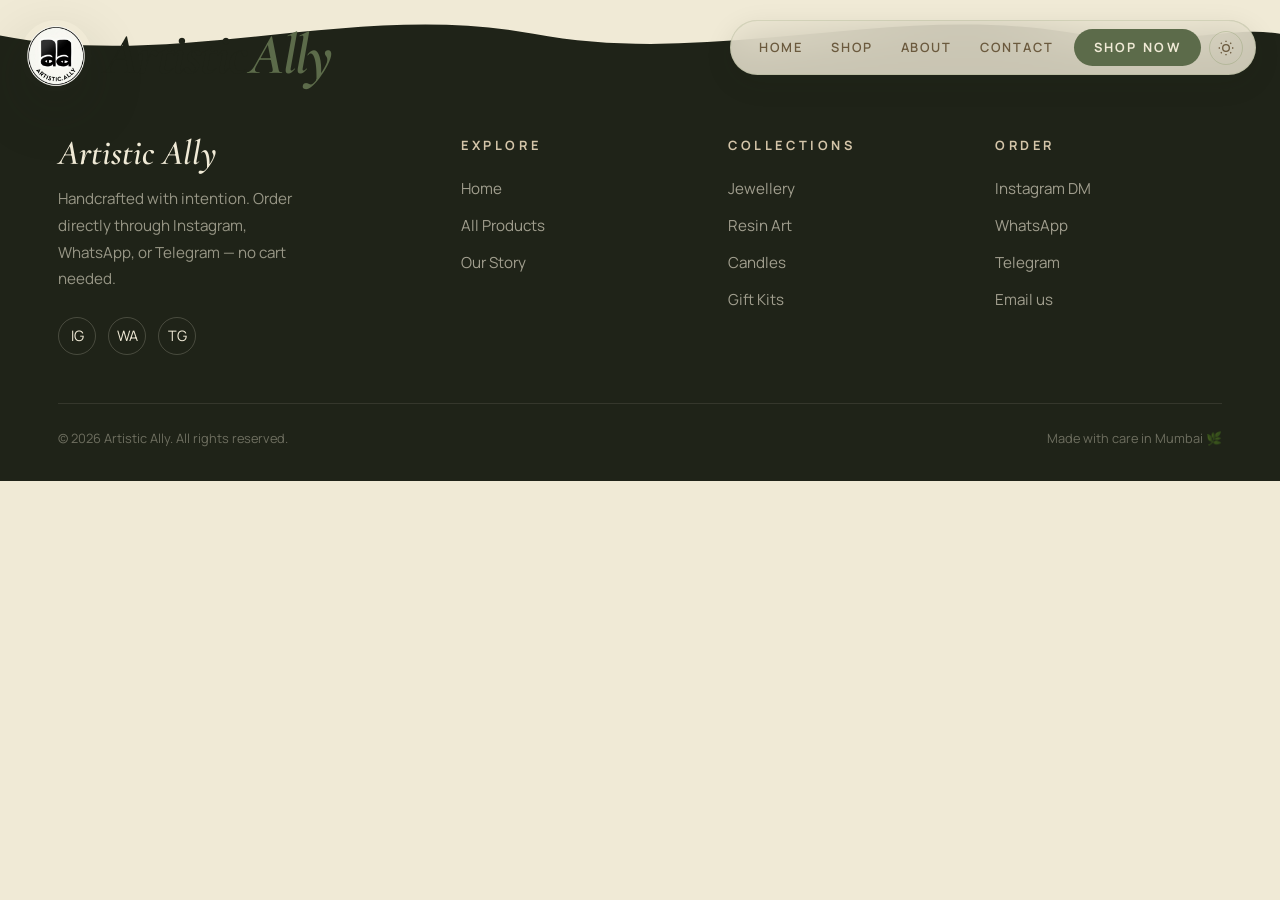
<file: base.html>
<!DOCTYPE html>
<html lang="en">
<head>
  <meta charset="UTF-8"/>
  <meta name="viewport" content="width=device-width, initial-scale=1.0"/>
  <title>Artistic Ally — Handcrafted with Intention</title>
  <meta name="description" content="Artistic Ally — premium handmade DIY kits, jewellery, resin art and candles. Order directly via socials."/>
  <meta name="theme-color" content="#f0ead6"/>
  <link rel="stylesheet" href="style.css"/>
  <!-- FIX #1 — Google Fonts (was missing entirely) -->
  <link rel="preconnect" href="https://fonts.googleapis.com"/>
  <link rel="preconnect" href="https://fonts.gstatic.com" crossorigin/>
  <link href="https://fonts.googleapis.com/css2?family=Cormorant+Garamond:ital,wght@0,300;0,400;0,600;1,300;1,400;1,600&family=Manrope:wght@300;400;500;600;700;800&display=swap" rel="stylesheet"/>
</head>
<body>

  <!-- FIX #5 — Skip link was missing -->
  <a href="#main" class="sr-only">Skip to content</a>

  <!-- LOGO -->
  <a href="index.html" id="brand-logo" class="brand-logo" aria-label="Artistic Ally — Home">
    <!-- FIX #7 — was width="52" height="52", CSS uses 72px -->
    <img src="assets/logo.png" alt="Artistic Ally logo"
         width="72" height="72" loading="eager" decoding="async"/>
  </a>

  <!-- FIX #9 — Brand title was missing entirely -->
  <div class="brand-title-fixed" aria-hidden="true">
    <span class="brand-title-line1">Artistic</span>
    <span class="brand-title-line2">Ally</span>
  </div>

  <!-- Paper plane container -->
  <div id="plane-container" aria-hidden="true"></div>

  <!-- Envelope overlay -->
  <div id="envelope-overlay" class="envelope-overlay"
       aria-hidden="true" role="dialog" aria-label="A message for you">
    <div class="envelope-wrap">
      <div class="envelope" id="envelope">
        <div class="envelope-flap" id="envelope-flap"></div>
        <div class="envelope-body">
          <div class="envelope-letter" id="envelope-letter">
            <p class="fortune-eyebrow">✦ A little note for you ✦</p>
            <p class="fortune-text" id="fortune-text"></p>
            <p class="fortune-sign">— Artistic Ally</p>
          </div>
        </div>
      </div>
      <button class="envelope-close" id="envelope-close" aria-label="Close">✕</button>
    </div>
  </div>

  <!-- NAV — FIX #3: added theme-toggle + hamburger -->
  <nav class="nav-outer" aria-label="Main navigation">
    <div class="nav-pill">
      <div class="nav-links">
        <!-- FIX #8: set active on whichever page this is -->
        <a href="index.html">Home</a>
        <a href="products.html">Shop</a>
        <a href="index.html#about">About</a>
        <a href="index.html#contact">Contact</a>
      </div>
      <a href="products.html" class="nav-cta">Shop Now</a>
      <button id="theme-toggle" aria-label="Switch to dark mode" class="theme-toggle-btn">
        <svg id="icon-sun" width="16" height="16" viewBox="0 0 24 24"
             fill="none" stroke="currentColor" stroke-width="2">
          <circle cx="12" cy="12" r="5"/>
          <path d="M12 1v2M12 21v2M4.22 4.22l1.42 1.42M18.36 18.36l1.42 1.42M1 12h2M21 12h2M4.22 19.78l1.42-1.42M18.36 5.64l1.42-1.42"/>
        </svg>
        <svg id="icon-moon" width="16" height="16" viewBox="0 0 24 24"
             fill="none" stroke="currentColor" stroke-width="2" style="display:none">
          <path d="M21 12.79A9 9 0 1 1 11.21 3 7 7 0 0 0 21 12.79z"/>
        </svg>
      </button>
      <button class="hamburger" id="hamburger"
              aria-label="Open menu" aria-expanded="false">
        <span></span><span></span><span></span>
      </button>
    </div>
  </nav>

  <!-- FIX #4 — Mobile menu was missing entirely -->
  <div class="mobile-menu" id="mobile-menu" aria-hidden="true">
    <a href="index.html">Home</a>
    <a href="products.html">Shop</a>
    <a href="index.html#about">About</a>
    <a href="index.html#contact">Contact</a>
    <a href="products.html" class="mobile-menu-cta">Shop Now</a>
  </div>

  <!-- FIX #6 — main wrapper was missing -->
  <main id="main">
    <!-- Page-specific content goes here -->
  </main>

  <!-- Footer wave -->
  <div class="footer-wave-wrap" aria-hidden="true">
    <svg viewBox="0 0 1440 80" xmlns="http://www.w3.org/2000/svg" preserveAspectRatio="none">
      <path d="M0,40 C200,80 400,0 600,38 C800,76 1000,4 1200,36 C1320,56 1380,28 1440,38 L1440,80 L0,80 Z"
            fill="#1f2318"/>
    </svg>
  </div>

  <footer class="footer" id="contact">
    <div class="container">
      <div class="footer-inner">
        <div>
          <div class="footer-brand-name">Artistic Ally</div>
          <p class="footer-brand-desc">Handcrafted with intention. Order directly through Instagram, WhatsApp, or Telegram — no cart needed.</p>
          <div class="footer-socials">
            <a href="#" class="footer-social-btn" aria-label="Instagram">IG</a>
            <a href="#" class="footer-social-btn" aria-label="WhatsApp">WA</a>
            <a href="#" class="footer-social-btn" aria-label="Telegram">TG</a>
          </div>
        </div>
        <div>
          <p class="footer-col-title">Explore</p>
          <div class="footer-links">
            <a href="index.html">Home</a>
            <a href="products.html">All Products</a>
            <a href="index.html#about">Our Story</a>
          </div>
        </div>
        <div>
          <p class="footer-col-title">Collections</p>
          <div class="footer-links">
            <a href="products.html">Jewellery</a>
            <a href="products.html">Resin Art</a>
            <a href="products.html">Candles</a>
            <a href="products.html">Gift Kits</a>
          </div>
        </div>
        <div>
          <p class="footer-col-title">Order</p>
          <div class="footer-links">
            <a href="#">Instagram DM</a>
            <a href="#">WhatsApp</a>
            <a href="#">Telegram</a>
            <a href="#">Email us</a>
          </div>
        </div>
      </div>
      <div class="footer-bottom">
        <span>© 2026 Artistic Ally. All rights reserved.</span>
        <span>Made with care in Mumbai 🌿</span>
      </div>
    </div>
  </footer>

  <script src="main.js"></script>
</body>
</html>
</file>
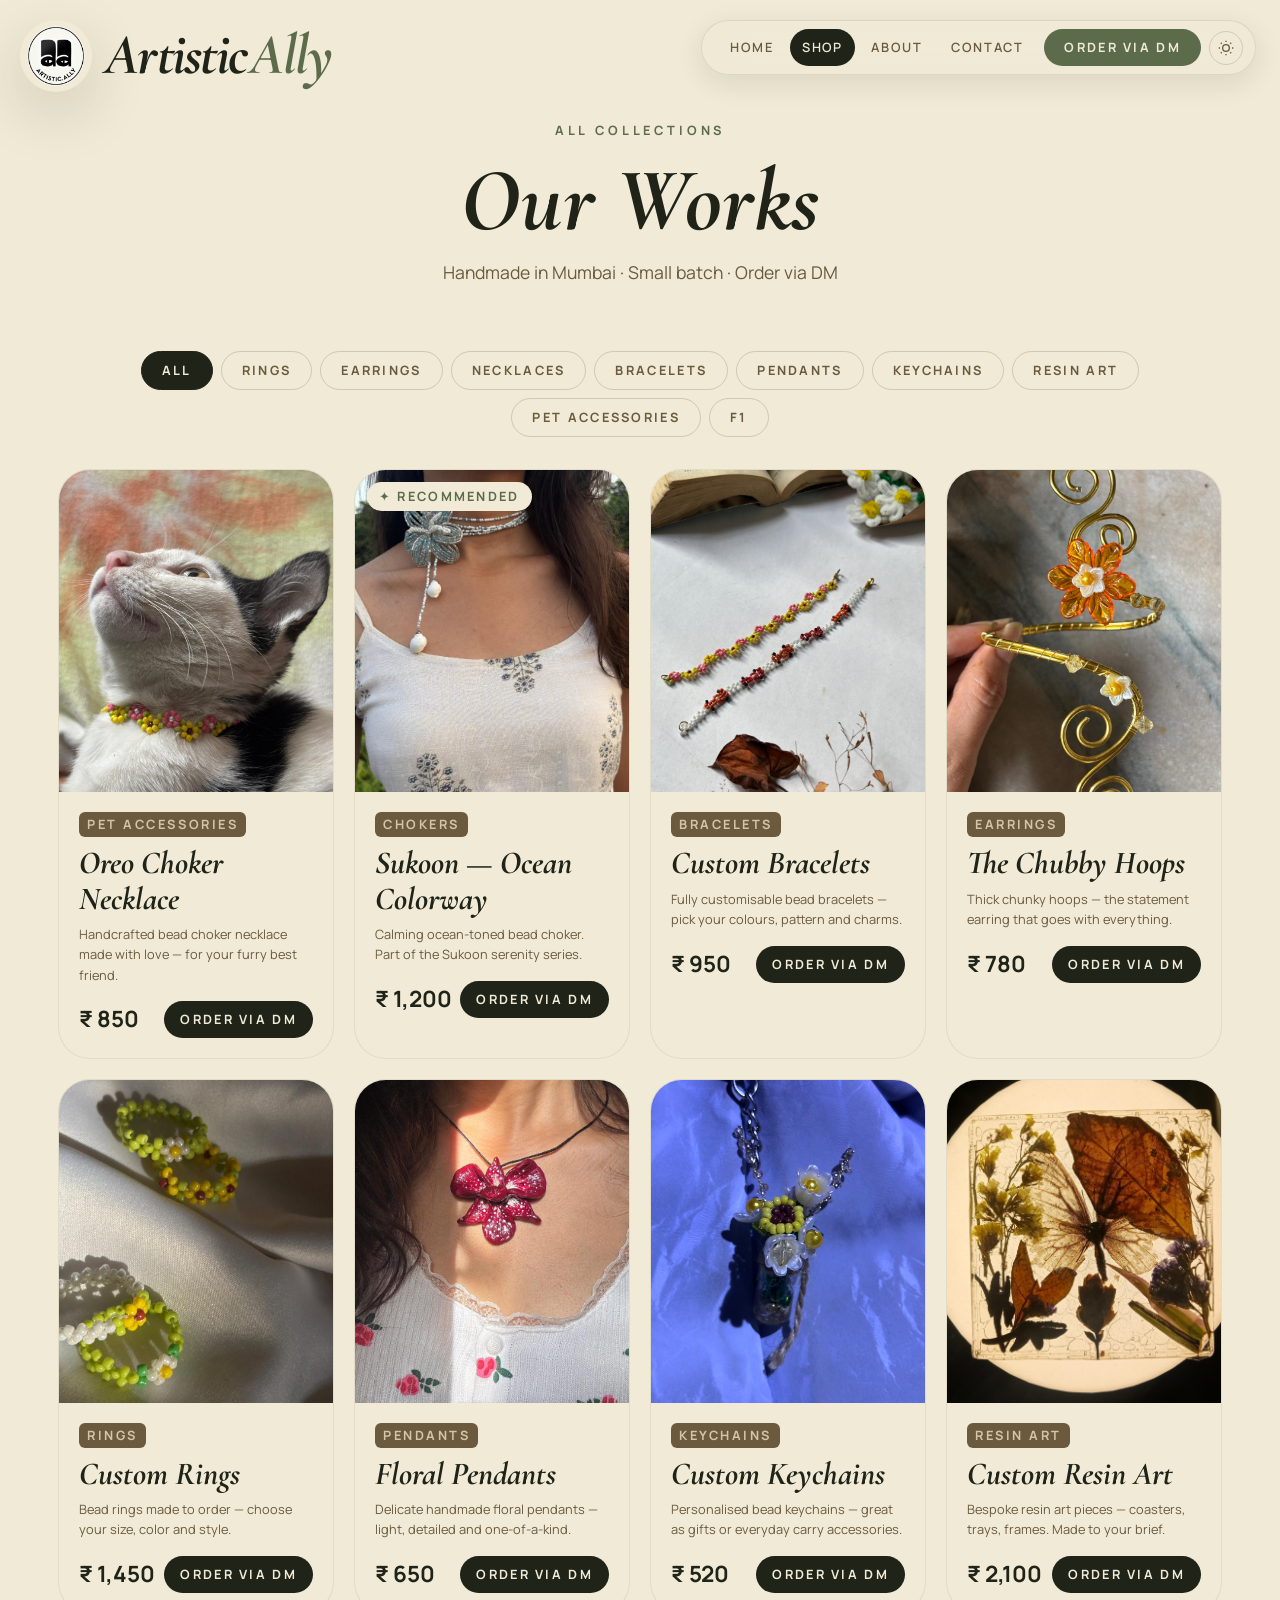
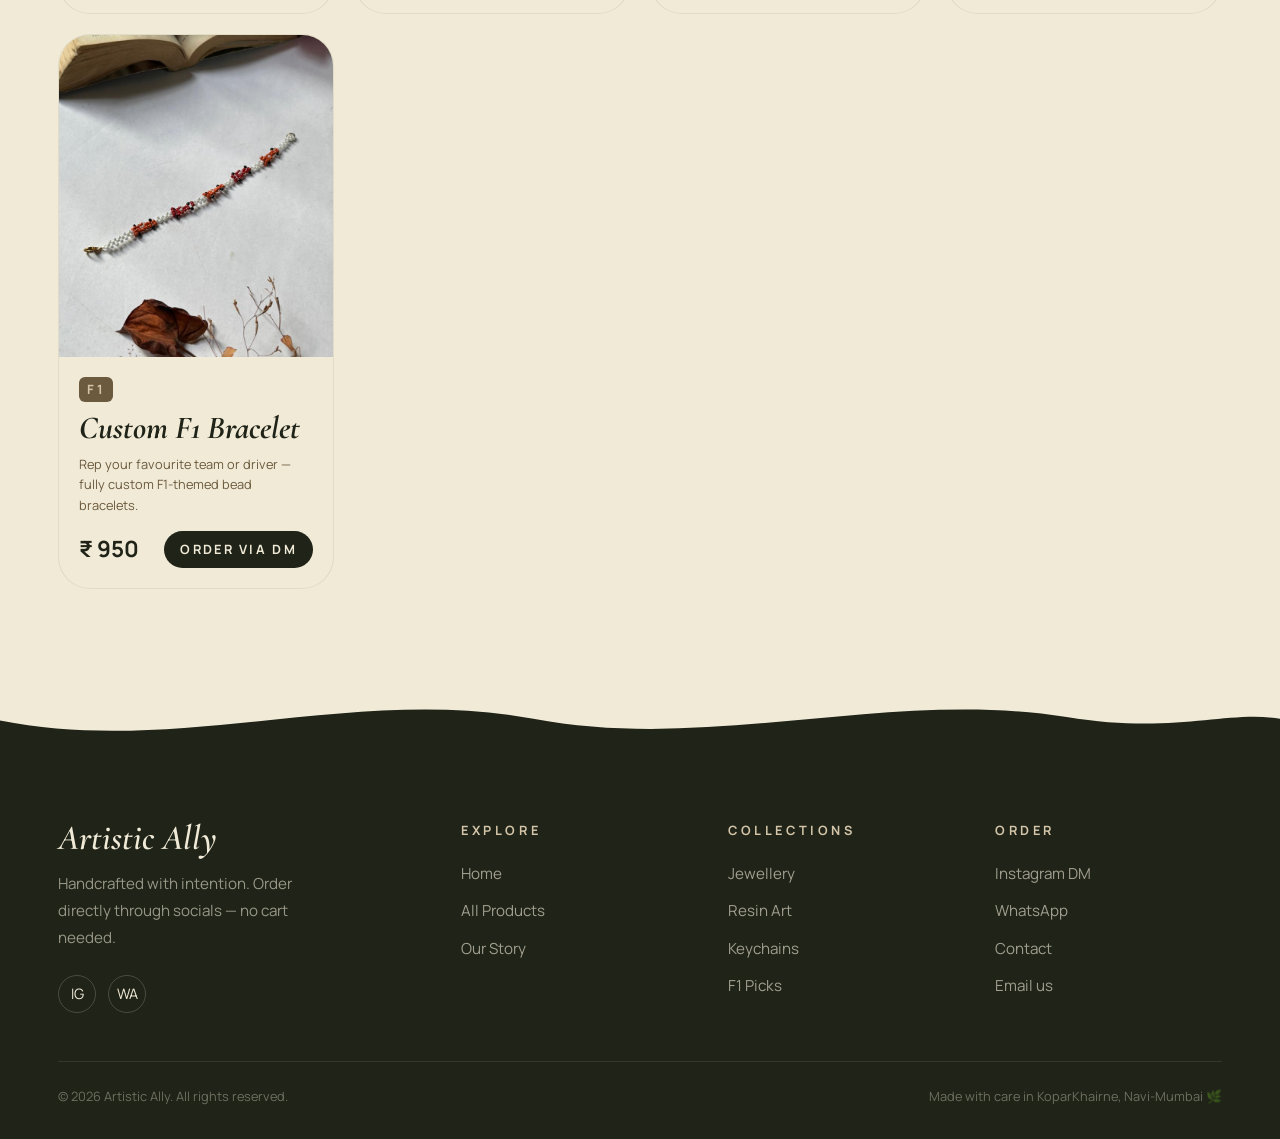
<file: products.html>
<!DOCTYPE html>
<html lang="en">
<head>
  <meta charset="UTF-8"/>
  <meta name="viewport" content="width=device-width, initial-scale=1.0"/>
  <title>Shop — Artistic Ally</title>
  <meta name="description" content="Browse all handmade collections — jewellery, resin art, candles and gift kits. Order via DM."/>
  <meta name="theme-color" content="#f0ead6"/>
  <link rel="stylesheet" href="style.css"/>
  <link rel="preconnect" href="https://fonts.googleapis.com"/>
  <link rel="preconnect" href="https://fonts.gstatic.com" crossorigin/>
  <link href="https://fonts.googleapis.com/css2?family=Cormorant+Garamond:ital,wght@0,300;0,400;0,600;1,300;1,400;1,600&family=Manrope:wght@300;400;500;600;700;800&display=swap" rel="stylesheet"/>
</head>
<body>

  <a href="#main" class="sr-only">Skip to content</a>

  <!-- LOGO -->
  <a href="landing.html" id="brand-logo" class="brand-logo" aria-label="Artistic Ally — Home">
    <img src="assets/logo.png" alt="Artistic Ally logo" width="80" height="80" loading="eager" decoding="async"/>
  </a>

  <!-- BRAND TITLE -->
  <div class="brand-title-fixed" aria-hidden="true">
    <span class="brand-title-line1">Artistic</span>
    <span class="brand-title-line2">Ally</span>
  </div>

  <!-- ENVELOPE OVERLAY -->
  <div id="envelope-overlay" class="envelope-overlay" aria-hidden="true" role="dialog" aria-label="A message for you">
    <div class="envelope-wrap">
      <div class="envelope" id="envelope">
        <div class="envelope-flap" id="envelope-flap"></div>
        <div class="envelope-body">
          <div class="envelope-letter" id="envelope-letter">
            <p class="fortune-eyebrow">✦ A little note for you ✦</p>
            <p class="fortune-text" id="fortune-text"></p>
            <p class="fortune-sign">— Artistic Ally</p>
          </div>
        </div>
      </div>
      <button class="envelope-close" id="envelope-close" aria-label="Close">✕</button>
    </div>
  </div>

  <!-- NAV -->
  <nav class="nav-outer" aria-label="Main navigation">
    <div class="nav-pill">
      <div class="nav-links">
        <a href="landing.html">Home</a>
        <a href="products.html" class="active">Shop</a>
        <a href="landing.html#about">About</a>
        <a href="landing.html#contact">Contact</a>
      </div>
      <a href="landing.html#contact" class="nav-cta">Order via DM</a>
      <button id="theme-toggle" aria-label="Switch to dark mode" class="theme-toggle-btn">
        <svg id="icon-sun" width="16" height="16" viewBox="0 0 24 24" fill="none" stroke="currentColor" stroke-width="2"><circle cx="12" cy="12" r="5"/><path d="M12 1v2M12 21v2M4.22 4.22l1.42 1.42M18.36 18.36l1.42 1.42M1 12h2M21 12h2M4.22 19.78l1.42-1.42M18.36 5.64l1.42-1.42"/></svg>
        <svg id="icon-moon" width="16" height="16" viewBox="0 0 24 24" fill="none" stroke="currentColor" stroke-width="2" style="display:none"><path d="M21 12.79A9 9 0 1 1 11.21 3 7 7 0 0 0 21 12.79z"/></svg>
      </button>
      <button class="hamburger" id="hamburger" aria-label="Open menu" aria-expanded="false">
        <span></span><span></span><span></span>
      </button>
    </div>
  </nav>

  <!-- MOBILE MENU -->
  <div class="mobile-menu" id="mobile-menu" aria-hidden="true">
    <a href="landing.html">Home</a>
    <a href="products.html" class="active">Shop</a>
    <a href="landing.html#about">About</a>
    <a href="landing.html#contact">Contact</a>
    <a href="landing.html#contact" class="mobile-menu-cta">Order via DM</a>
  </div>

  <main id="main">
    <section class="products-hero">
      <div class="container">
        <p class="hero-eyebrow reveal">All collections</p>
        <h1 class="products-hero-title reveal reveal-delay-1">Our Works</h1>
        <p class="products-hero-sub reveal reveal-delay-2">Handmade in Mumbai · Small batch · Order via DM</p>
      </div>
    </section>

    <div class="container">
      <div class="filters reveal" role="group" aria-label="Filter products by category">
        <button class="filter-btn active" data-filter="all">All</button>
        <button class="filter-btn" data-filter="rings">Rings</button>
        <button class="filter-btn" data-filter="earrings">Earrings</button>
        <button class="filter-btn" data-filter="necklaces">Necklaces</button>
        <button class="filter-btn" data-filter="bracelets">Bracelets</button>
        <button class="filter-btn" data-filter="pendants">Pendants</button>
        <button class="filter-btn" data-filter="keychains">Keychains</button>
        <button class="filter-btn" data-filter="resin">Resin Art</button>
        <button class="filter-btn" data-filter="pets">Pet Accessories</button>
        <button class="filter-btn" data-filter="f1">F1</button>
      </div>

      <div class="products-grid">

        <!-- 1 — Oreo Choker -->
        <article class="product-card reveal" data-cat="pets">
          <div class="product-card-img">
            <img src="assets/pro13.jpeg" alt="Oreo Choker Necklace" width="500" height="590" loading="lazy"/>
          </div>
          <div class="product-card-body">
            <span class="product-card-cat">Pet Accessories</span>
            <h2 class="product-card-name">Oreo Choker Necklace</h2>
            <p class="product-card-desc">Handcrafted bead choker necklace made with love — for your furry best friend.</p>
            <div class="product-card-footer">
              <span class="product-card-price">₹ 850</span>
              <a href="https://wa.me/917498864771" target="_blank" rel="noopener" class="product-card-btn">Order via DM</a>
            </div>
          </div>
        </article>

        <!-- 2 — Sukoon (Recommended) -->
        <article class="product-card reveal reveal-delay-1" data-cat="necklaces">
          <div class="product-card-img">
            <img src="assets/pro4.jpeg" alt="Sukoon — Ocean Colorway" width="500" height="590" loading="lazy"/>
            <span class="product-card-tag">✦ Recommended</span>
          </div>
          <div class="product-card-body">
            <span class="product-card-cat">Chokers</span>
            <h2 class="product-card-name">Sukoon — Ocean Colorway</h2>
            <p class="product-card-desc">Calming ocean-toned bead choker. Part of the Sukoon serenity series.</p>
            <div class="product-card-footer">
              <span class="product-card-price">₹ 1,200</span>
              <a href="https://wa.me/917498864771" target="_blank" rel="noopener" class="product-card-btn">Order via DM</a>
            </div>
          </div>
        </article>

        <!-- 3 — Custom Bracelets -->
        <article class="product-card reveal reveal-delay-2" data-cat="bracelets">
          <div class="product-card-img">
            <img src="assets/pro14.jpeg" alt="Custom Bracelets" width="500" height="590" loading="lazy"/>
          </div>
          <div class="product-card-body">
            <span class="product-card-cat">Bracelets</span>
            <h2 class="product-card-name">Custom Bracelets</h2>
            <p class="product-card-desc">Fully customisable bead bracelets — pick your colours, pattern and charms.</p>
            <div class="product-card-footer">
              <span class="product-card-price">₹ 950</span>
              <a href="https://wa.me/917498864771" target="_blank" rel="noopener" class="product-card-btn">Order via DM</a>
            </div>
          </div>
        </article>

        <!-- 4 — Chubby Hoops -->
        <article class="product-card reveal" data-cat="earrings">
          <div class="product-card-img">
            <img src="assets/pro1.jpeg" alt="The Chubby Hoops" width="500" height="590" loading="lazy"/>
          </div>
          <div class="product-card-body">
            <span class="product-card-cat">Earrings</span>
            <h2 class="product-card-name">The Chubby Hoops</h2>
            <p class="product-card-desc">Thick chunky hoops — the statement earring that goes with everything.</p>
            <div class="product-card-footer">
              <span class="product-card-price">₹ 780</span>
              <a href="https://wa.me/917498864771" target="_blank" rel="noopener" class="product-card-btn">Order via DM</a>
            </div>
          </div>
        </article>

        <!-- 5 — Custom Rings -->
        <article class="product-card reveal reveal-delay-1" data-cat="rings">
          <div class="product-card-img">
            <img src="assets/pro17.jpeg" alt="Custom Rings" width="500" height="590" loading="lazy"/>
          </div>
          <div class="product-card-body">
            <span class="product-card-cat">Rings</span>
            <h2 class="product-card-name">Custom Rings</h2>
            <p class="product-card-desc">Bead rings made to order — choose your size, color and style.</p>
            <div class="product-card-footer">
              <span class="product-card-price">₹ 1,450</span>
              <a href="https://wa.me/917498864771" target="_blank" rel="noopener" class="product-card-btn">Order via DM</a>
            </div>
          </div>
        </article>

        <!-- 6 — Floral Pendants -->
        <article class="product-card reveal reveal-delay-2" data-cat="pendants">
          <div class="product-card-img">
            <img src="assets/pro5.jpeg" alt="Floral Pendants" width="500" height="590" loading="lazy"/>
          </div>
          <div class="product-card-body">
            <span class="product-card-cat">Pendants</span>
            <h2 class="product-card-name">Floral Pendants</h2>
            <p class="product-card-desc">Delicate handmade floral pendants — light, detailed and one-of-a-kind.</p>
            <div class="product-card-footer">
              <span class="product-card-price">₹ 650</span>
              <a href="https://wa.me/917498864771" target="_blank" rel="noopener" class="product-card-btn">Order via DM</a>
            </div>
          </div>
        </article>

        <!-- 7 — Custom Keychains -->
        <article class="product-card reveal" data-cat="keychains">
          <div class="product-card-img">
            <img src="assets/pro11.jpeg" alt="Custom Keychains" width="500" height="590" loading="lazy"/>
          </div>
          <div class="product-card-body">
            <span class="product-card-cat">Keychains</span>
            <h2 class="product-card-name">Custom Keychains</h2>
            <p class="product-card-desc">Personalised bead keychains — great as gifts or everyday carry accessories.</p>
            <div class="product-card-footer">
              <span class="product-card-price">₹ 520</span>
              <a href="https://wa.me/917498864771" target="_blank" rel="noopener" class="product-card-btn">Order via DM</a>
            </div>
          </div>
        </article>

        <!-- 8 — Custom Resin Art -->
        <article class="product-card reveal reveal-delay-1" data-cat="resin">
          <div class="product-card-img">
            <img src="assets/pro18.jpg" alt="Custom Resin Art" width="500" height="590" loading="lazy"/>
          </div>
          <div class="product-card-body">
            <span class="product-card-cat">Resin Art</span>
            <h2 class="product-card-name">Custom Resin Art</h2>
            <p class="product-card-desc">Bespoke resin art pieces — coasters, trays, frames. Made to your brief.</p>
            <div class="product-card-footer">
              <span class="product-card-price">₹ 2,100</span>
              <a href="https://wa.me/917498864771" target="_blank" rel="noopener" class="product-card-btn">Order via DM</a>
            </div>
          </div>
        </article>

        <!-- 9 — Custom F1 Bracelet -->
        <article class="product-card reveal reveal-delay-2" data-cat="f1">
          <div class="product-card-img">
            <img src="assets/pro16.jpeg" alt="Custom F1 Bracelet" width="500" height="590" loading="lazy"/>
          </div>
          <div class="product-card-body">
            <span class="product-card-cat">F1</span>
            <h2 class="product-card-name">Custom F1 Bracelet</h2>
            <p class="product-card-desc">Rep your favourite team or driver — fully custom F1-themed bead bracelets.</p>
            <div class="product-card-footer">
              <span class="product-card-price">₹ 950</span>
              <a href="https://wa.me/917498864771" target="_blank" rel="noopener" class="product-card-btn">Order via DM</a>
            </div>
          </div>
        </article>

      </div>
    </div>
  </main>

  <div class="footer-wave-wrap" aria-hidden="true">
    <svg viewBox="0 0 1440 80" xmlns="http://www.w3.org/2000/svg" preserveAspectRatio="none">
      <path d="M0,40 C200,80 400,0 600,38 C800,76 1000,4 1200,36 C1320,56 1380,28 1440,38 L1440,80 L0,80 Z" fill="#1f2318"/>
    </svg>
  </div>

  <footer class="footer" id="contact">
    <div class="container">
      <div class="footer-inner">
        <div>
          <div class="footer-brand-name">Artistic Ally</div>
          <p class="footer-brand-desc">Handcrafted with intention. Order directly through socials — no cart needed.</p>
          <div class="footer-socials">
            <a href="https://www.instagram.com/artistic__ally/" target="_blank" rel="noopener" class="footer-social-btn" aria-label="Instagram">IG</a>
            <a href="https://wa.me/917498864771" target="_blank" rel="noopener" class="footer-social-btn" aria-label="WhatsApp">WA</a>
          </div>
        </div>
        <div>
          <p class="footer-col-title">Explore</p>
          <div class="footer-links">
            <a href="landing.html">Home</a>
            <a href="products.html">All Products</a>
            <a href="landing.html#about">Our Story</a>
          </div>
        </div>
        <div>
          <p class="footer-col-title">Collections</p>
          <div class="footer-links">
            <a href="products.html">Jewellery</a>
            <a href="products.html">Resin Art</a>
            <a href="products.html">Keychains</a>
            <a href="products.html">F1 Picks</a>
          </div>
        </div>
        <div>
          <p class="footer-col-title">Order</p>
          <div class="footer-links">
            <a href="https://www.instagram.com/artistic__ally/" target="_blank" rel="noopener">Instagram DM</a>
            <a href="https://wa.me/917498864771" target="_blank" rel="noopener">WhatsApp</a>
            <a href="tel:+918425815182">Contact</a>
            <a href="mailto:atharvg0705@gmail.com">Email us</a>
          </div>
        </div>
      </div>
      <div class="footer-bottom">
        <span>© 2026 Artistic Ally. All rights reserved.</span>
        <span>Made with care in KoparKhairne, Navi-Mumbai 🌿</span>
      </div>
    </div>
  </footer>

  <script src="main.js"></script>
</body>
</html>
</file>
<file: style.css>
/* ============================================================
   ARTISTIC ALLY — Global Design System
   Palette: Olive Garden (Parchment · Sand · Olive · Sage · Bark · Olivewood)
   Fonts: Cormorant Garamond (display) + Manrope (body)
   NOTE: Fonts are loaded via <link> in HTML — no @import needed here
   ============================================================ */

/* ── DESIGN TOKENS ──────────────────────────────────────── */
:root {
  --parchment : #f0ead6;
  --sand      : #d4c5a9;
  --olive     : #8a9a6b;
  --sage      : #5c6b4a;
  --bark      : #6b5a3e;
  --olivewood : #1f2318;

  --font-display : 'Cormorant Garamond', Georgia, serif;
  --font-body    : 'Manrope', system-ui, sans-serif;

  --text-xs   : clamp(0.72rem,  0.68rem + 0.2vw,  0.8rem);
  --text-sm   : clamp(0.85rem,  0.8rem  + 0.25vw, 0.95rem);
  --text-base : clamp(1rem,     0.95rem + 0.25vw, 1.1rem);
  --text-lg   : clamp(1.1rem,   1rem    + 0.6vw,  1.4rem);
  --text-xl   : clamp(1.4rem,   1.2rem  + 1vw,    2rem);
  --text-2xl  : clamp(2rem,     1.5rem  + 2.5vw,  3.4rem);
  --text-hero : clamp(3.2rem,   2rem    + 6vw,    7rem);

  --space-1:0.25rem; --space-2:0.5rem;  --space-3:0.75rem; --space-4:1rem;
  --space-5:1.25rem; --space-6:1.5rem;  --space-8:2rem;    --space-10:2.5rem;
  --space-12:3rem;   --space-16:4rem;   --space-20:5rem;   --space-24:6rem;

  --radius-sm  : 0.375rem;
  --radius-md  : 0.75rem;
  --radius-lg  : 1.25rem;
  --radius-xl  : 2rem;
  --radius-pill: 9999px;

  --transition : 220ms cubic-bezier(0.16, 1, 0.3, 1);
  --shadow-sm  : 0 2px 8px  rgba(31,35,24,0.06);
  --shadow-md  : 0 8px 28px rgba(31,35,24,0.10);
  --shadow-lg  : 0 20px 60px rgba(31,35,24,0.16);
  --shadow-xl  : 0 36px 90px rgba(31,35,24,0.22);
}

/* ── SR-ONLY (single definition) ───────────────────────── */
.sr-only {
  position: absolute;
  width: 1px;
  height: 1px;
  padding: 0;
  margin: -1px;
  overflow: hidden;
  clip: rect(0, 0, 0, 0);
  white-space: nowrap;
  border-width: 0;
}

/* ── BASE RESET ─────────────────────────────────────────── */
*, *::before, *::after { box-sizing: border-box; margin: 0; padding: 0; }
html {
  scroll-behavior: smooth;
  scroll-padding-top: 88px;
  -webkit-font-smoothing: antialiased;
  -moz-osx-font-smoothing: grayscale;
}
body {
  background: var(--parchment);
  color: var(--olivewood);
  font-family: var(--font-body);
  font-size: var(--text-base);
  line-height: 1.65;
  overflow-x: hidden;
}
img, video, svg { display: block; max-width: 100%; height: auto; }
input, button, select, textarea { font: inherit; color: inherit; background: none; border: none; cursor: pointer; }
a:focus-visible, button:focus-visible {
  outline: 2px solid var(--sage);
  outline-offset: 3px;
  border-radius: var(--radius-sm);
}
::selection { background: rgba(138,154,107,0.28); }
.container {
  max-width: 1260px;
  margin-inline: auto;
  padding-inline: clamp(1.2rem, 5vw, 3rem);
}

/* ── BRAND LOGO — fixed top-left ────────────────────────── */
.brand-logo {
  position: fixed;
  top: 20px;
  left: 20px;
  z-index: 901;
  display: block;
  width: 72px;
  height: 72px;
  border-radius: 50%;
  overflow: hidden;
  box-shadow: var(--shadow-lg);
  transition: transform var(--transition), box-shadow var(--transition);
  cursor: pointer;
  background: transparent;
  text-decoration: none;
}
.brand-logo:hover  { transform: scale(1.12) rotate(-6deg); box-shadow: 0 16px 48px rgba(31,35,24,0.22); }
.brand-logo:active { transform: scale(0.96); }
.brand-logo img    { width: 100%; height: 100%; object-fit: cover; display: block; }

/* ── BRAND TITLE — fixed top-left, next to logo ─────────── */
.brand-title-fixed {
  position: absolute;                   /* FIX: was absolute — scrolled away */
  top: 20px;
  left: 104px;
  z-index: 900;
  height: 72px;
  display: flex;
  flex-direction: row;
  align-items: center;
  gap: 0.18em;
  pointer-events: none;
  user-select: none;
  white-space: nowrap;
}

.brand-title-line1,
.brand-title-line2 {
  font-family: 'Cormorant Garamond', Georgia, serif;
  font-style: italic;
  font-weight: 700;
  font-size: clamp(2.6rem, 4.5vw, 4.2rem);
  letter-spacing: -0.03em;
  line-height: 1;
  display: inline;
  transition: color 0.3s ease;
  animation: brand-title-in 1s cubic-bezier(0.16, 1, 0.3, 1) both;
}
.brand-title-line1 { color: var(--olivewood); }
.brand-title-line2 { color: var(--sage); animation-delay: 0.08s; }

@keyframes brand-title-in {
  from { opacity: 0; transform: translateX(-12px); filter: blur(4px); }
  to   { opacity: 1; transform: translateX(0);     filter: blur(0); }
}
/* ── ABOUT VIDEO ────────────────────────────────────────── */
.about-img-main--video {
  position: relative;
  overflow: hidden;
  border-radius: inherit;
}
/* ── HERO CARD VIDEO ────────────────────────────────────── */
.hero-card-video {
  width: 100%;
  height: 100%;
  object-fit: cover;
  object-position: center;
  display: block;
  border-radius: inherit;
}
.about-video {
  width: 100%;
  height: 100%;
  object-fit: cover;
  object-position: center;
  display: block;
  border-radius: inherit;
}
/* ── LOGO POP OVERLAY ───────────────────────────────────── */
.logo-pop-overlay {
  position: fixed;
  inset: 0;
  z-index: 99999;
  display: flex;
  align-items: center;
  justify-content: center;
  pointer-events: none;
  background: transparent;
  transition: opacity 0.6s ease;
}

.logo-pop-overlay.fade-out { opacity: 0; }

/* Expanding rings */
.logo-pop-ring {
  position: absolute;
  border-radius: 50%;
  border: 1.5px solid rgba(138,154,107,0.5);
  transform: scale(0);
  opacity: 0;
  transition: none;
}

.logo-pop-ring--1 { width: 120px; height: 120px; }
.logo-pop-ring--2 { width: 220px; height: 220px; border-color: rgba(138,154,107,0.3); }
.logo-pop-ring--3 { width: 340px; height: 340px; border-color: rgba(138,154,107,0.15); }

.logo-pop-overlay.active .logo-pop-ring--1 {
  animation: ring-expand 1.6s cubic-bezier(0.16,1,0.3,1) forwards;
}
.logo-pop-overlay.active .logo-pop-ring--2 {
  animation: ring-expand 1.6s cubic-bezier(0.16,1,0.3,1) 0.1s forwards;
}
.logo-pop-overlay.active .logo-pop-ring--3 {
  animation: ring-expand 1.6s cubic-bezier(0.16,1,0.3,1) 0.2s forwards;
}

/* Logo itself */
.logo-pop-logo {
  position: relative;
  width: 90px;
  height: 90px;
  border-radius: 50%;
  overflow: hidden;
  transform: scale(0) rotate(-15deg);
  opacity: 0;
  box-shadow: 0 20px 60px rgba(31,35,24,0.25);
  transition: none;
}

.logo-pop-logo img {
  width: 100%;
  height: 100%;
  object-fit: cover;
}

.logo-pop-overlay.active .logo-pop-logo {
  animation: logo-pop-in 1.8s cubic-bezier(0.16,1,0.3,1) forwards;
}

@keyframes ring-expand {
  0%   { transform: scale(0); opacity: 0.8; }
  60%  { opacity: 0.6; }
  100% { transform: scale(1.8); opacity: 0; }
}

@keyframes logo-pop-in {
  0%   { transform: scale(0) rotate(-15deg); opacity: 0; }
  35%  { transform: scale(1.15) rotate(4deg); opacity: 1; }
  55%  { transform: scale(0.95) rotate(-2deg); }
  70%  { transform: scale(1.05) rotate(1deg); }
  85%  { transform: scale(1) rotate(0deg); opacity: 1; }
  100% { transform: scale(1.8) rotate(0deg); opacity: 0; }
}

/* Dark mode rings */
[data-theme="dark"] .logo-pop-ring {
  border-color: rgba(212,197,169,0.4);
}
[data-theme="dark"] .logo-pop-ring--2 { border-color: rgba(212,197,169,0.2); }
[data-theme="dark"] .logo-pop-ring--3 { border-color: rgba(212,197,169,0.1); }
.paper-plane-wrap svg { width: 100%; height: 100%; transform: rotate(var(--face, 0deg)); transform-origin: center; }

#plane-container {
  position: fixed;
  top: 0; left: 0;
  width: 100vw; height: 100vh;
  pointer-events: none;
  z-index: 9999;
  overflow: visible;
}

/* ── ENVELOPE OVERLAY ────────────────────────────────────── */
.envelope-overlay {
  position: fixed; inset: 0; z-index: 9999;
  background: rgba(31,35,24,0.55);
  backdrop-filter: blur(8px); -webkit-backdrop-filter: blur(8px);
  display: flex; align-items: center; justify-content: center;
  opacity: 0; pointer-events: none;
  transition: opacity 0.4s ease;
}
.envelope-overlay.open { opacity: 1; pointer-events: all; }
.envelope-wrap { display: flex; flex-direction: column; align-items: center; gap: var(--space-5); }
.envelope {
  width: clamp(280px,48vw,460px);
  position: relative;
  filter: drop-shadow(0 24px 60px rgba(31,35,24,0.35));
}
.envelope-flap {
  width: 100%; height: 0;
  border-left:  calc(clamp(280px,48vw,460px)/2) solid transparent;
  border-right: calc(clamp(280px,48vw,460px)/2) solid transparent;
  border-top:   calc(clamp(280px,48vw,460px)*0.44) solid var(--sand);
  transform-origin: top center;
  transition: transform 0.65s cubic-bezier(0.16,1,0.3,1);
  position: relative; z-index: 2;
  border-radius: var(--radius-sm) var(--radius-sm) 0 0;
}
.envelope.opened .envelope-flap { transform: rotateX(180deg); }
.envelope-body {
  background: var(--sand);
  border-radius: 0 0 var(--radius-lg) var(--radius-lg);
  padding: var(--space-6) var(--space-8) var(--space-8);
  min-height: 140px; display: flex; align-items: flex-end;
  position: relative; z-index: 1;
  background-image:
    linear-gradient(to bottom right,transparent 49.5%,rgba(31,35,24,0.06) 50%,transparent 50.5%),
    linear-gradient(to bottom left, transparent 49.5%,rgba(31,35,24,0.06) 50%,transparent 50.5%);
}
.envelope-letter {
  background: var(--parchment); border-radius: var(--radius-md);
  padding: var(--space-6); width: 100%; box-shadow: var(--shadow-md);
  transform: translateY(28px); opacity: 0;
  transition: transform 0.65s 0.45s cubic-bezier(0.16,1,0.3,1), opacity 0.5s 0.45s ease;
  text-align: center;
}
.envelope.opened .envelope-letter { transform: translateY(0); opacity: 1; }
.fortune-eyebrow { font-size: var(--text-xs); font-weight: 700; text-transform: uppercase; letter-spacing: 0.28em; color: var(--sage); margin-bottom: var(--space-4); }
.fortune-text    { font-family: var(--font-display); font-size: clamp(1.1rem,2.5vw,1.6rem); font-style: italic; line-height: 1.45; color: var(--olivewood); }
.fortune-sign    { margin-top: var(--space-5); font-size: var(--text-xs); font-weight: 600; letter-spacing: 0.2em; text-transform: uppercase; color: var(--bark); }
.envelope-close {
  background: var(--parchment); color: var(--olivewood); border-radius: 50%;
  width: 38px; height: 38px; font-size: 0.85rem;
  display: flex; align-items: center; justify-content: center;
  box-shadow: var(--shadow-sm);
  transition: background var(--transition), transform var(--transition), color var(--transition);
  cursor: pointer; border: none;
}
.envelope-close:hover { background: var(--olivewood); color: var(--parchment); transform: rotate(90deg) scale(1.1); }

/* ── NAVBAR — pill, right side ───────────────────────────── */
.nav-outer {
  position: fixed;
  top: 20px; right: 24px; left: auto;
  z-index: 900; width: auto;
}
.nav-pill {
  display: flex; align-items: center; gap: var(--space-2);
  background: rgba(240,234,214,0.82);
  backdrop-filter: blur(20px); -webkit-backdrop-filter: blur(20px);
  border: 1px solid rgba(138,154,107,0.22);
  border-radius: var(--radius-pill);
  padding: var(--space-2) var(--space-3) var(--space-2) var(--space-4);
  box-shadow: var(--shadow-md);
  transition: background var(--transition), box-shadow var(--transition);
}
.nav-pill.scrolled { background: rgba(240,234,214,0.97); box-shadow: var(--shadow-lg); }
.nav-links { display: flex; align-items: center; gap: var(--space-1); }
.nav-links a {
  font-size: var(--text-xs); font-weight: 600; text-transform: uppercase;
  letter-spacing: 0.15em; color: var(--bark); text-decoration: none;
  padding: var(--space-2) var(--space-3); border-radius: var(--radius-pill);
  transition: background var(--transition), color var(--transition);
}
.nav-links a:hover,
.nav-links a.active { background: var(--olivewood); color: var(--parchment); }
.nav-cta {
  font-size: var(--text-xs); font-weight: 700; text-transform: uppercase; letter-spacing: 0.18em;
  background: var(--sage); color: var(--parchment); text-decoration: none;
  padding: var(--space-2) var(--space-5); border-radius: var(--radius-pill);
  transition: background var(--transition), transform var(--transition); white-space: nowrap;
}
.nav-cta:hover { background: var(--olivewood); transform: translateY(-1px); }
.nav-brand-text, .nav-divider { display: none !important; }

/* ── THEME TOGGLE ────────────────────────────────────────── */
.theme-toggle-btn {
  width: 34px; height: 34px;
  border-radius: 50%;
  display: flex; align-items: center; justify-content: center;
  border: 1px solid rgba(138,154,107,0.35);
  background: transparent;
  color: var(--bark);
  cursor: pointer; flex-shrink: 0;
  transition: background var(--transition), transform var(--transition), color var(--transition);
}
.theme-toggle-btn:hover { background: rgba(138,154,107,0.15); transform: rotate(20deg); }

/* ── HAMBURGER BUTTON ────────────────────────────────────── */
.hamburger {
  display: none;
  flex-direction: column;
  justify-content: center;
  align-items: center;
  gap: 5px;
  width: 34px; height: 34px;
  border-radius: 50%;
  border: 1px solid rgba(138,154,107,0.35);
  background: transparent;
  cursor: pointer; flex-shrink: 0;
  transition: background var(--transition);
}
.hamburger:hover { background: rgba(138,154,107,0.15); }
.hamburger span {
  display: block;
  width: 16px; height: 1.5px;
  background: var(--bark);
  border-radius: 2px;
  transition: transform var(--transition), opacity var(--transition);
}
.hamburger.open span:nth-child(1) { transform: translateY(6.5px) rotate(45deg); }
.hamburger.open span:nth-child(2) { opacity: 0; }
.hamburger.open span:nth-child(3) { transform: translateY(-6.5px) rotate(-45deg); }

/* ── MOBILE MENU ─────────────────────────────────────────── */
.mobile-menu {
  position: fixed;
  top: 0; left: 0; right: 0;
  z-index: 899;
  background: var(--parchment);
  padding: 100px var(--space-8) var(--space-8);
  display: flex; flex-direction: column; gap: var(--space-4);
  transform: translateY(-100%);
  opacity: 0;
  transition: transform 0.45s cubic-bezier(0.16,1,0.3,1), opacity 0.35s ease;
  pointer-events: none;
  box-shadow: var(--shadow-xl);
}
.mobile-menu.open { transform: translateY(0); opacity: 1; pointer-events: all; }
.mobile-menu a {
  font-size: var(--text-lg);
  font-family: var(--font-display);
  font-style: italic; font-weight: 600;
  color: var(--olivewood); text-decoration: none;
  padding: var(--space-3) 0;
  border-bottom: 1px solid rgba(138,154,107,0.15);
  transition: color var(--transition);
}
.mobile-menu a:hover,
.mobile-menu a.active { color: var(--sage); }
.mobile-menu-cta {
  margin-top: var(--space-4);
  background: var(--olivewood) !important;
  color: var(--parchment) !important;
  text-align: center;
  border-radius: var(--radius-pill);
  padding: var(--space-4) var(--space-8) !important;
  font-family: var(--font-body) !important;
  font-style: normal !important;
  font-size: var(--text-xs) !important;
  font-weight: 700;
  letter-spacing: 0.18em;
  text-transform: uppercase;
  border-bottom: none !important;
}

/* ── RESPONSIVE NAV ──────────────────────────────────────── */
@media (max-width: 640px) {
  .nav-links        { display: none; }
  .nav-cta          { display: none; }
  .hamburger        { display: flex; }
  .nav-outer        { right: var(--space-4); }
  .brand-title-fixed{ display: none; }
}

/* ── HERO ─────────────────────────────────────────────────── */
.hero { min-height:100svh; display:grid; place-items:center; position:relative; padding-top:100px; overflow:hidden; }
.hero-bg {
  position:absolute; inset:0; z-index:0;
  background:
    radial-gradient(ellipse 70% 55% at 28% 95%, rgba(138,154,107,0.22), transparent),
    radial-gradient(ellipse 50% 50% at 78%  8%, rgba(212,197,169,0.42), transparent),
    linear-gradient(160deg, #f0ead6 0%, #e8dfc6 40%, #dad3be 100%);
}
.hero-bg-grain {
  position:absolute; inset:0; z-index:1;
  background-image:url("data:image/svg+xml,%3Csvg viewBox='0 0 200 200' xmlns='http://www.w3.org/2000/svg'%3E%3Cfilter id='n'%3E%3CfeTurbulence type='fractalNoise' baseFrequency='0.75' numOctaves='4' stitchTiles='stitch'/%3E%3CfeColorMatrix type='saturate' values='0'/%3E%3C/filter%3E%3Crect width='100%25' height='100%25' filter='url(%23n)' opacity='0.04'/%3E%3C/svg%3E");
  background-size:200px; opacity:0.5; mix-blend-mode:multiply; pointer-events:none;
}
.hero-inner { position:relative; z-index:2; display:grid; grid-template-columns:1fr 1fr; gap:var(--space-8); align-items:center; }
.hero-eyebrow { font-size:var(--text-xs); font-weight:700; text-transform:uppercase; letter-spacing:0.3em; color:var(--sage); margin-bottom:var(--space-5); }
.hero-title { font-family:var(--font-display); font-size:var(--text-hero); line-height:0.9; letter-spacing:-0.03em; color:var(--olivewood); }
.hero-title em { color:var(--sage); font-style:italic; }
.hero-sub { margin-top:var(--space-6); font-size:var(--text-lg); font-weight:300; color:var(--bark); max-width:36ch; line-height:1.65; }
.hero-actions { margin-top:var(--space-8); display:flex; gap:var(--space-4); flex-wrap:wrap; align-items:center; }

.btn-primary {
  font-size:var(--text-xs); font-weight:700; text-transform:uppercase; letter-spacing:0.2em;
  background:var(--olivewood); color:var(--parchment); text-decoration:none;
  padding:var(--space-4) var(--space-8); border-radius:var(--radius-pill);
  transition:transform var(--transition),box-shadow var(--transition),background var(--transition);
}
.btn-primary:hover { transform:translateY(-2px); box-shadow:0 10px 30px rgba(31,35,24,0.22); background:var(--sage); }
.btn-ghost {
  font-size:var(--text-xs); font-weight:600; text-transform:uppercase; letter-spacing:0.2em;
  color:var(--bark); text-decoration:none; display:flex; align-items:center; gap:var(--space-2);
  transition:color var(--transition),gap var(--transition);
}
.btn-ghost:hover { color:var(--sage); gap:var(--space-4); }
.btn-ghost::after { content:'→'; }

.hero-3d-card { perspective:900px; }
.hero-3d-inner {
  transform-style:preserve-3d; transition:transform 0.12s linear;
  border-radius:var(--radius-xl); overflow:hidden; position:relative;
  aspect-ratio:0.78; box-shadow:var(--shadow-xl);
}
.hero-3d-inner img { width:100%; height:100%; object-fit:cover; }
.hero-card-label {
  position:absolute; bottom:var(--space-5); left:var(--space-5); right:var(--space-5);
  background:rgba(240,234,214,0.75); backdrop-filter:blur(12px);
  border-radius:var(--radius-lg); padding:var(--space-4);
  border:1px solid rgba(255,255,255,0.55);
}
.hero-card-label h3 { font-family:var(--font-display); font-size:var(--text-xl); font-style:italic; line-height:1.2; }
.hero-card-label p  { font-size:var(--text-xs); font-weight:600; text-transform:uppercase; letter-spacing:0.22em; color:var(--bark); margin-top:var(--space-1); }

.hero-float-pill {
  position:absolute; top:var(--space-8); right:calc(-1*var(--space-6));
  background:var(--olivewood); color:var(--parchment); border-radius:var(--radius-pill);
  padding:var(--space-2) var(--space-4); font-size:var(--text-xs); font-weight:700;
  letter-spacing:0.18em; text-transform:uppercase; box-shadow:var(--shadow-lg);
  transform:rotate(6deg); animation:floatpill 4s ease-in-out infinite;
}
.hero-float-badge {
  position:absolute; bottom:44%; left:calc(-1*var(--space-10));
  background:var(--parchment); border:1px solid rgba(138,154,107,0.25);
  border-radius:var(--radius-xl); padding:var(--space-3) var(--space-5);
  box-shadow:var(--shadow-md); font-size:var(--text-xs); font-weight:600;
  text-transform:uppercase; letter-spacing:0.16em; color:var(--sage);
  white-space:nowrap; animation:floatbadge 5s ease-in-out 1s infinite;
}
.hero-scroll-hint {
  position:absolute; bottom:var(--space-8); left:50%; transform:translateX(-50%);
  z-index:3; display:flex; flex-direction:column; align-items:center; gap:var(--space-2);
  animation:scrollhint 2s ease-in-out infinite;
}
.hero-scroll-hint span { font-size:var(--text-xs); font-weight:600; text-transform:uppercase; letter-spacing:0.28em; color:var(--bark); opacity:0.55; }
.hero-scroll-dot { width:6px; height:6px; border-radius:50%; background:var(--sage); }

@keyframes floatpill  { 0%,100%{transform:rotate(6deg) translateY(0)}  50%{transform:rotate(6deg) translateY(-10px)} }
@keyframes floatbadge { 0%,100%{transform:translateY(0)} 50%{transform:translateY(8px)} }
@keyframes scrollhint { 0%,100%{opacity:0.55;transform:translateX(-50%) translateY(0)} 50%{opacity:1;transform:translateX(-50%) translateY(6px)} }

@media (max-width:768px) {
  .hero-inner       { grid-template-columns:1fr; }
  .hero-float-pill  { right:var(--space-4); top:var(--space-4); }
  .hero-float-badge { display:none; }
}

/* ── CAROUSEL ─────────────────────────────────────────────── */
.carousel-section { padding-block:var(--space-24); background:var(--olivewood); overflow:hidden; }
.carousel-eyebrow { font-size:var(--text-xs); font-weight:700; text-transform:uppercase; letter-spacing:0.3em; color:var(--sand); margin-bottom:var(--space-3); }
.carousel-title { font-family:var(--font-display); font-size:var(--text-2xl); color:var(--parchment); line-height:0.9; }
.carousel-title strong { display:block; font-family:var(--font-body); font-size:clamp(3rem,8vw,7rem); font-weight:800; text-transform:uppercase; letter-spacing:-0.05em; color:var(--parchment); line-height:0.85; }
.carousel-meta { max-width:38ch; font-size:var(--text-sm); line-height:1.7; color:rgba(240,234,214,0.62); margin-top:var(--space-4); }
.carousel-header-row { display:flex; justify-content:space-between; align-items:flex-end; gap:var(--space-8); margin-bottom:var(--space-12); flex-wrap:wrap; }
.carousel-track-wrap { overflow:hidden; }
.carousel-track { display:flex; gap:var(--space-4); transition:transform 0.7s cubic-bezier(0.16,1,0.3,1); will-change:transform; }
.carousel-item {
  flex:0 0 clamp(200px,26vw,300px); border-radius:var(--radius-xl); overflow:hidden;
  position:relative; cursor:pointer;
  transition:transform var(--transition),box-shadow var(--transition);
}
.carousel-item:hover        { transform:translateY(-8px) scale(1.02); box-shadow:var(--shadow-xl); }
.carousel-item:focus-visible { outline:2px solid var(--sage); outline-offset:3px; }
.carousel-item.active-card  { flex:0 0 clamp(260px,34vw,380px); }
.carousel-item img { width:100%; height:clamp(360px,52vh,520px); object-fit:cover; display:block; }
.carousel-item-label {
  position:absolute; bottom:0; left:0; right:0;
  padding:var(--space-6) var(--space-5) var(--space-5);
  background:linear-gradient(to top,rgba(31,35,24,0.88) 0%,transparent 100%);
}
.carousel-item-tag {
  display:inline-block; background:rgba(240,234,214,0.15); backdrop-filter:blur(6px);
  border-radius:var(--radius-pill); padding:var(--space-1) var(--space-3);
  font-size:var(--text-xs); font-weight:700; text-transform:uppercase; letter-spacing:0.22em;
  color:var(--sand); margin-bottom:var(--space-2); border:1px solid rgba(255,255,255,0.12);
}
.carousel-item-name { font-family:var(--font-display); font-size:var(--text-xl); font-style:italic; color:var(--parchment); line-height:1.1; }
.carousel-controls  { display:flex; align-items:center; gap:var(--space-4); margin-top:var(--space-8); }
.carousel-btn {
  width:48px; height:48px; border-radius:50%;
  display:flex; align-items:center; justify-content:center;
  border:1px solid rgba(240,234,214,0.22); color:var(--parchment);
  transition:background var(--transition),transform var(--transition);
}
.carousel-btn:hover { background:var(--sage); border-color:var(--sage); transform:scale(1.08); }
.carousel-dots { display:flex; gap:var(--space-2); align-items:center; }
.carousel-dot {
  width:6px; height:6px; border-radius:50%; background:rgba(240,234,214,0.3);
  transition:width var(--transition),background var(--transition),border-radius var(--transition);
  cursor:pointer;
}
.carousel-dot.active { width:24px; border-radius:var(--radius-pill); background:var(--sand); }
.carousel-progress { flex:1; height:1px; background:rgba(240,234,214,0.12); position:relative; overflow:hidden; border-radius:var(--radius-pill); }
.carousel-progress-bar { height:100%; background:var(--sand); border-radius:var(--radius-pill); transition:width 0.2s linear; }

/* ── ABOUT ────────────────────────────────────────────────── */
.about-section { padding-block:var(--space-24); position:relative; overflow:hidden; }
.about-bg-blob { position:absolute; top:-10%; right:-8%; width:55vw; max-width:600px; aspect-ratio:1; border-radius:50%; z-index:0; background:radial-gradient(ellipse,rgba(138,154,107,0.12) 0%,transparent 70%); filter:blur(2px); pointer-events:none; }
.about-inner { position:relative; z-index:1; display:grid; grid-template-columns:1fr 1fr; gap:clamp(2rem,6vw,6rem); align-items:center; }
.about-visual { position:relative; }
.about-img-main { border-radius:var(--radius-xl); overflow:hidden; box-shadow:var(--shadow-xl); aspect-ratio:0.82; }
.about-img-main img { width:100%; height:100%; object-fit:cover; }
.about-img-float { position:absolute; bottom:calc(-1*var(--space-6)); right:calc(-1*var(--space-8)); width:52%; border-radius:var(--radius-xl); overflow:hidden; box-shadow:var(--shadow-lg); border:4px solid var(--parchment); aspect-ratio:1; }
.about-img-float img { width:100%; height:100%; object-fit:cover; }
.about-stat-pill { position:absolute; top:var(--space-8); left:calc(-1*var(--space-8)); background:var(--olivewood); color:var(--parchment); border-radius:var(--radius-pill); padding:var(--space-3) var(--space-5); font-size:var(--text-xs); font-weight:600; letter-spacing:0.16em; text-transform:uppercase; box-shadow:var(--shadow-md); white-space:nowrap; }
.about-eyebrow { font-size:var(--text-xs); font-weight:700; text-transform:uppercase; letter-spacing:0.3em; color:var(--sage); margin-bottom:var(--space-5); }
.about-title { font-family:var(--font-display); font-size:clamp(2.4rem,4.5vw,4rem); line-height:0.95; color:var(--olivewood); }
.about-title em { font-style:italic; color:var(--sage); }
.about-body { margin-top:var(--space-6); font-size:var(--text-base); line-height:1.8; color:var(--bark); max-width:42ch; }
.about-values { margin-top:var(--space-8); display:grid; grid-template-columns:1fr 1fr; gap:var(--space-4); }
.about-value {
  border:1px solid rgba(138,154,107,0.18); border-radius:var(--radius-lg);
  padding:var(--space-5); background:rgba(240,234,214,0.45);
  transition:box-shadow var(--transition),transform var(--transition);
}
.about-value:hover { box-shadow:var(--shadow-md); transform:translateY(-2px); }
.about-value-icon  { font-size:1.5rem; margin-bottom:var(--space-2); }
.about-value-title { font-family:var(--font-display); font-size:var(--text-lg); font-style:italic; }
.about-value-desc  { font-size:var(--text-xs); color:var(--bark); margin-top:var(--space-1); line-height:1.55; }

@media (max-width:768px) {
  .about-inner { grid-template-columns:1fr; }
.about-stat-pill { display: none; }

.about-img-float {
  position: relative;
  bottom: auto;
  right: auto;
  width: 100%;
  aspect-ratio: 1;
  border: none;
  border-radius: var(--radius-xl);
  margin-top: var(--space-4);
}
}

/* ── FOOTER WAVE ─────────────────────────────────────────── */
.footer-wave-wrap { line-height:0; background:var(--parchment); overflow:hidden; }
.footer-wave-wrap svg { display:block; width:100%; }

/* ── FOOTER ──────────────────────────────────────────────── */
.footer { background:var(--olivewood); color:var(--parchment); padding-top:var(--space-16); padding-bottom:var(--space-8); }
.footer-inner { display:grid; grid-template-columns:1.6fr 1fr 1fr 1fr; gap:var(--space-10); padding-bottom:var(--space-12); border-bottom:1px solid rgba(240,234,214,0.10); }
.footer-brand-name { font-family:var(--font-display); font-size:2.2rem; font-style:italic; font-weight:600; line-height:1; }
.footer-brand-desc { margin-top:var(--space-4); font-size:var(--text-sm); line-height:1.75; color:rgba(240,234,214,0.58); max-width:28ch; }
.footer-socials    { margin-top:var(--space-6); display:flex; gap:var(--space-3); }
.footer-social-btn {
  width:38px; height:38px; border-radius:50%; border:1px solid rgba(240,234,214,0.2);
  display:flex; align-items:center; justify-content:center; font-size:0.9rem;
  transition:background var(--transition),transform var(--transition);
  text-decoration:none; color:var(--parchment);
}
.footer-social-btn:hover { background:var(--sage); border-color:var(--sage); transform:translateY(-2px); }
.footer-col-title { font-size:var(--text-xs); font-weight:700; text-transform:uppercase; letter-spacing:0.28em; color:var(--sand); margin-bottom:var(--space-5); }
.footer-links { display:flex; flex-direction:column; gap:var(--space-3); }
.footer-links a { font-size:var(--text-sm); color:rgba(240,234,214,0.62); text-decoration:none; transition:color var(--transition); }
.footer-links a:hover { color:var(--parchment); }
.footer-bottom { display:flex; justify-content:space-between; align-items:center; gap:var(--space-4); flex-wrap:wrap; padding-top:var(--space-6); font-size:var(--text-xs); color:rgba(240,234,214,0.38); }

@media (max-width:768px) { .footer-inner { grid-template-columns:1fr 1fr; } .footer-inner>:first-child { grid-column:1/-1; } }
@media (max-width:480px) { .footer-inner { grid-template-columns:1fr; } }

/* ── SCROLL REVEALS ──────────────────────────────────────── */
.reveal { opacity:0; transform:translateY(22px); transition:opacity 0.85s cubic-bezier(0.16,1,0.3,1),transform 0.85s cubic-bezier(0.16,1,0.3,1); }
.reveal.active { opacity:1; transform:translateY(0); }
.reveal-delay-1 { transition-delay:0.1s; }
.reveal-delay-2 { transition-delay:0.22s; }
.reveal-delay-3 { transition-delay:0.38s; }
.reveal-delay-4 { transition-delay:0.55s; }

/* ── PRODUCTS PAGE ───────────────────────────────────────── */
.products-hero       { padding-top:120px; padding-bottom:var(--space-16); text-align:center; }
.products-hero-title { font-family:var(--font-display); font-size:clamp(3rem,7vw,6rem); font-style:italic; color:var(--olivewood); line-height:0.9; }
.products-hero-sub   { font-size:var(--text-base); color:var(--bark); margin-top:var(--space-4); }

.filters { display:flex; flex-wrap:wrap; gap:var(--space-2); justify-content:center; padding-bottom:var(--space-8); }
.filter-btn {
  font-size:var(--text-xs); font-weight:700; text-transform:uppercase; letter-spacing:0.18em;
  padding:var(--space-2) var(--space-5); border-radius:var(--radius-pill);
  border:1.5px solid rgba(92,107,74,0.25); color:var(--bark); transition:all var(--transition);
}
.filter-btn:hover,
.filter-btn.active { background:var(--olivewood); color:var(--parchment); border-color:var(--olivewood); }

.products-grid { display:grid; grid-template-columns:repeat(auto-fill,minmax(min(260px,100%),1fr)); gap:var(--space-5); padding-bottom:var(--space-24); }
.product-card {
  border-radius:var(--radius-xl); overflow:hidden;
  background:var(--parchment); border:1px solid rgba(31,35,24,0.07);
  transition:transform var(--transition),box-shadow var(--transition);
}
.product-card:hover { transform:translateY(-5px); box-shadow:var(--shadow-lg); }
.product-card-img   { aspect-ratio:0.85; overflow:hidden; position:relative; }
.product-card-img img {
  width:100%; height:100%; object-fit:cover; display:block;
  transition:transform 0.5s cubic-bezier(0.16,1,0.3,1);
}
.product-card:hover .product-card-img img { transform:scale(1.06); }
.product-card-tag {
  position:absolute; top:var(--space-3); left:var(--space-3);
  background:var(--parchment); border-radius:var(--radius-pill);
  padding:var(--space-1) var(--space-3); font-size:var(--text-xs); font-weight:700;
  text-transform:uppercase; letter-spacing:0.18em; color:var(--sage);
}
.product-card-body    { padding:var(--space-4) var(--space-5) var(--space-5); }
.product-card-cat     { font-size:var(--text-xs); font-weight:700; text-transform:uppercase; letter-spacing:0.2em; color:var(--sand); background:var(--bark); display:inline-block; padding:2px var(--space-2); border-radius:var(--radius-sm); margin-bottom:var(--space-2); }
.product-card-name    { font-family:var(--font-display); font-size:var(--text-xl); font-style:italic; line-height:1.1; }
.product-card-desc    { font-size:var(--text-xs); color:var(--bark); margin-top:var(--space-2); line-height:1.6; }
.product-card-footer  { display:flex; justify-content:space-between; align-items:center; margin-top:var(--space-4); }
.product-card-price   { font-size:var(--text-lg); font-weight:700; color:var(--olivewood); }
.product-card-btn     {
  font-size:var(--text-xs); font-weight:700; text-transform:uppercase; letter-spacing:0.18em;
  background:var(--olivewood); color:var(--parchment);
  padding:var(--space-2) var(--space-4); border-radius:var(--radius-pill);
  transition:background var(--transition); text-decoration:none; display:inline-block;
}
.product-card-btn:hover { background:var(--sage); }

/* ── DARK MODE ───────────────────────────────────────────── */
[data-theme="dark"] body {
  background: #1a1e14;
  color: #e8e0cc;
}
[data-theme="dark"] .brand-title-line1 { color: #f0ead6; }
[data-theme="dark"] .brand-title-line2 { color: #8aaa6e; }

[data-theme="dark"] .nav-pill {
  background: rgba(31,35,24,0.92);
  border-color: rgba(138,154,107,0.25);
}
[data-theme="dark"] .nav-links a              { color: #c8bfa8; }
[data-theme="dark"] .nav-links a:hover,
[data-theme="dark"] .nav-links a.active       { background: var(--sage); color: #f0ead6; }

[data-theme="dark"] .mobile-menu              { background: #1a1e14; }
[data-theme="dark"] .mobile-menu a            { color: #e8e0cc; border-color: rgba(138,154,107,0.15); }

[data-theme="dark"] .hero-bg {
  background:
    radial-gradient(ellipse 70% 55% at 28% 95%, rgba(92,107,74,0.3), transparent),
    radial-gradient(ellipse 50% 50% at 78%  8%, rgba(31,35,24,0.8),  transparent),
    linear-gradient(160deg, #1a1e14 0%, #1e2218 40%, #222618 100%);
}
[data-theme="dark"] .hero-title      { color: #e8e0cc; }
[data-theme="dark"] .hero-sub        { color: #b09070; }
[data-theme="dark"] .hero-card-label { background: rgba(26,30,20,0.85); }

[data-theme="dark"] .about-section   { background: #1a1e14; }
[data-theme="dark"] .about-title     { color: #e8e0cc; }
[data-theme="dark"] .about-body      { color: #a09070; }
[data-theme="dark"] .about-value     { background: rgba(138,154,107,0.07); border-color: rgba(138,154,107,0.2); }
[data-theme="dark"] .about-value-desc{ color: #a09070; }
[data-theme="dark"] .about-img-float { border-color: #1a1e14; }

[data-theme="dark"] .footer-wave-wrap { background: #1a1e14; }

[data-theme="dark"] .products-hero-title { color: #e8e0cc; }
[data-theme="dark"] .products-hero-sub   { color: #a09070; }
[data-theme="dark"] .filter-btn          { color: #c8bfa8; border-color: rgba(138,154,107,0.3); }
[data-theme="dark"] .filter-btn:hover,
[data-theme="dark"] .filter-btn.active   { background: var(--sage); color: #f0ead6; border-color: var(--sage); }

[data-theme="dark"] .product-card        { background: #22261a; border-color: rgba(138,154,107,0.12); }
[data-theme="dark"] .product-card-name   { color: #e8e0cc; }
[data-theme="dark"] .product-card-desc   { color: #a09070; }
[data-theme="dark"] .product-card-price  { color: #e8e0cc; }
[data-theme="dark"] .product-card-tag    { background: #1a1e14; color: var(--olive); }

[data-theme="dark"] .theme-toggle-btn    { color: #c8bfa8; border-color: rgba(138,154,107,0.35); }
[data-theme="dark"] .hamburger span      { background: #c8bfa8; }

/* ── Carousel dark mode ── */
[data-theme="dark"] .carousel-section        { background: #141710; }
[data-theme="dark"] .carousel-title          { color: #f0ead6; }
[data-theme="dark"] .carousel-eyebrow        { color: #8a9a6b; }
[data-theme="dark"] .carousel-meta           { color: rgba(240,234,214,0.55); }
[data-theme="dark"] .carousel-item-name      { color: #f0ead6; }
[data-theme="dark"] .carousel-btn            { color: #f0ead6; border-color: rgba(240,234,214,0.2); }
[data-theme="dark"] .carousel-btn:hover      { background: #5c6b4a; border-color: #5c6b4a; }
[data-theme="dark"] .carousel-dot            { background: rgba(240,234,214,0.25); }
[data-theme="dark"] .carousel-dot.active     { background: #d4c5a9; }
[data-theme="dark"] .carousel-progress       { background: rgba(240,234,214,0.1); }
[data-theme="dark"] .carousel-progress-bar   { background: #d4c5a9; }
/* ── THEME TOGGLE BUTTON ─────────────────────────────────── */
.theme-toggle-btn {
  width: 34px;
  height: 34px;
  border-radius: 50%;
  display: flex;
  align-items: center;
  justify-content: center;
  border: 1px solid rgba(138,154,107,0.35);
  background: transparent;
  color: var(--bark);
  cursor: pointer;
  flex-shrink: 0;
  transition: background var(--transition), transform var(--transition), color var(--transition);
}
.theme-toggle-btn:hover {
  background: rgba(138,154,107,0.15);
  transform: rotate(20deg);
}

/* ═══════════════════════════════════════════════════════════
   DARK MODE — palette inverted: olivewood bg, parchment text
   ═══════════════════════════════════════════════════════════ */

/* ── Page base ── */
[data-theme="dark"] body {
  background: #1f2318;      /* olivewood — was parchment in light */
  color: #f0ead6;           /* parchment — was olivewood in light */
}

/* ── FLOAT IMAGE FLIPPER ────────────────────────────────── */
.float-flipper {
  cursor: pointer;
  perspective: 800px;
}

.float-flipper .float-img {
  position: absolute;
  inset: 0;
  width: 100%;
  height: 100%;
  object-fit: cover;
  border-radius: inherit;
  backface-visibility: hidden;
  transition: opacity 0.45s ease, transform 0.45s ease;
}

.float-flipper .float-img--front {
  opacity: 1;
  transform: scale(1);
  position: relative; /* keeps the container sized */
}

.float-flipper .float-img--back {
  opacity: 0;
  transform: scale(1.04);
}

.float-flipper.peeking .float-img--front {
  opacity: 0;
  transform: scale(0.96);
}

.float-flipper.peeking .float-img--back {
  opacity: 1;
  transform: scale(1);
}
/* ── Nav pill ── */
[data-theme="dark"] .nav-pill {
  background: rgba(31,35,24,0.88);
  border-color: rgba(212,197,169,0.18);
}
[data-theme="dark"] .nav-links a { color: #d4c5a9; }
[data-theme="dark"] .nav-links a:hover,
[data-theme="dark"] .nav-links a.active {
  background: #f0ead6;
  color: #1f2318;
}
[data-theme="dark"] .nav-cta {
  background: #5c6b4a;
  color: #f0ead6;
}
[data-theme="dark"] .nav-cta:hover { background: #f0ead6; color: #1f2318; }
[data-theme="dark"] .theme-toggle-btn {
  color: #d4c5a9;
  border-color: rgba(212,197,169,0.3);
}

/* ── Hero ── */
[data-theme="dark"] .hero-bg {
  background:
    radial-gradient(ellipse 70% 55% at 28% 95%, rgba(92,107,74,0.25), transparent),
    radial-gradient(ellipse 50% 50% at 78% 8%,  rgba(31,35,24,0.9),   transparent),
    linear-gradient(160deg, #1f2318 0%, #252b1c 40%, #2a3020 100%);
}
[data-theme="dark"] .hero-eyebrow  { color: #8a9a6b; }
[data-theme="dark"] .hero-title    { color: #f0ead6; }
[data-theme="dark"] .hero-title em { color: #8a9a6b; }
[data-theme="dark"] .hero-sub      { color: #d4c5a9; }
[data-theme="dark"] .btn-primary   { background: #f0ead6; color: #1f2318; }
[data-theme="dark"] .btn-primary:hover { background: #8a9a6b; color: #f0ead6; }
[data-theme="dark"] .btn-ghost     { color: #d4c5a9; }
[data-theme="dark"] .btn-ghost:hover { color: #f0ead6; }
[data-theme="dark"] .hero-float-pill { background: #f0ead6; color: #1f2318; }
[data-theme="dark"] .hero-float-badge { background: #252b1c; color: #8a9a6b; border-color: rgba(138,154,107,0.2); }
[data-theme="dark"] .hero-card-label { background: rgba(31,35,24,0.82); border-color: rgba(212,197,169,0.15); }
[data-theme="dark"] .hero-card-label h3 { color: #f0ead6; }
[data-theme="dark"] .hero-card-label p  { color: #d4c5a9; }
[data-theme="dark"] .hero-scroll-hint span { color: #d4c5a9; }
[data-theme="dark"] .hero-scroll-dot { background: #8a9a6b; }

/* ── About section ── */
[data-theme="dark"] .about-section { background: #1f2318; }
[data-theme="dark"] .about-eyebrow { color: #8a9a6b; }
[data-theme="dark"] .about-title   { color: #f0ead6; }
[data-theme="dark"] .about-title em { color: #8a9a6b; }
[data-theme="dark"] .about-body    { color: #d4c5a9; }
[data-theme="dark"] .about-value {
  background: rgba(255,255,255,0.04);
  border-color: rgba(212,197,169,0.12);
}
[data-theme="dark"] .about-value-title { color: #f0ead6; }
[data-theme="dark"] .about-value-desc  { color: #d4c5a9; }
[data-theme="dark"] .about-stat-pill   { background: #f0ead6; color: #1f2318; }

/* ── Footer wave ── */
[data-theme="dark"] .footer-wave-wrap { background: #1f2318; }
[data-theme="dark"] .footer-wave-wrap svg path,
[data-theme="dark"] .footer-wave-wrap svg polygon { fill: #f0ead6; }

/* ── Footer — INVERTED: parchment bg, olivewood text ── */
[data-theme="dark"] .footer {
  background: #f0ead6;       /* was olivewood in light mode */
  color: #1f2318;
}
[data-theme="dark"] .footer-brand-name { color: #1f2318; }
[data-theme="dark"] .footer-brand-desc { color: rgba(31,35,24,0.62); }
[data-theme="dark"] .footer-col-title  { color: #6b5a3e; }
[data-theme="dark"] .footer-links a    { color: rgba(31,35,24,0.65); }
[data-theme="dark"] .footer-links a:hover { color: #1f2318; }
[data-theme="dark"] .footer-social-btn {
  border-color: rgba(31,35,24,0.25);
  color: #1f2318;
}
[data-theme="dark"] .footer-social-btn:hover {
  background: #5c6b4a;
  border-color: #5c6b4a;
  color: #f0ead6;
}
[data-theme="dark"] .footer-inner   { border-color: rgba(31,35,24,0.12); }
[data-theme="dark"] .footer-bottom  { color: rgba(31,35,24,0.42); }

/* ── Product cards ── */
[data-theme="dark"] .product-card {
  background: #252b1c;
  border-color: rgba(212,197,169,0.08);
}
[data-theme="dark"] .product-card-name  { color: #f0ead6; }
[data-theme="dark"] .product-card-desc  { color: #d4c5a9; }
[data-theme="dark"] .product-card-price { color: #f0ead6; }
[data-theme="dark"] .product-card-tag   { background: #1f2318; color: #8a9a6b; }
[data-theme="dark"] .products-hero-title { color: #f0ead6; }
[data-theme="dark"] .products-hero-sub   { color: #d4c5a9; }
[data-theme="dark"] .filter-btn { color: #d4c5a9; border-color: rgba(212,197,169,0.2); }
[data-theme="dark"] .filter-btn:hover,
[data-theme="dark"] .filter-btn.active { background: #f0ead6; color: #1f2318; border-color: #f0ead6; }

/* ── Envelope overlay ── */
[data-theme="dark"] .envelope-letter { background: #252b1c; }
[data-theme="dark"] .fortune-text    { color: #f0ead6; }
[data-theme="dark"] .fortune-sign    { color: #d4c5a9; }
[data-theme="dark"] .envelope-close { background: #f0ead6; color: #1f2318; }
[data-theme="dark"] .envelope-close:hover { background: #1f2318; color: #f0ead6; }

/* ── REDUCED MOTION ─────────────────────────────────────── */
@media (prefers-reduced-motion: reduce) {
  *, *::before, *::after { animation: none !important; transition: none !important; }
  .reveal, .reveal.active { opacity: 1; transform: none; }
}
</file>
